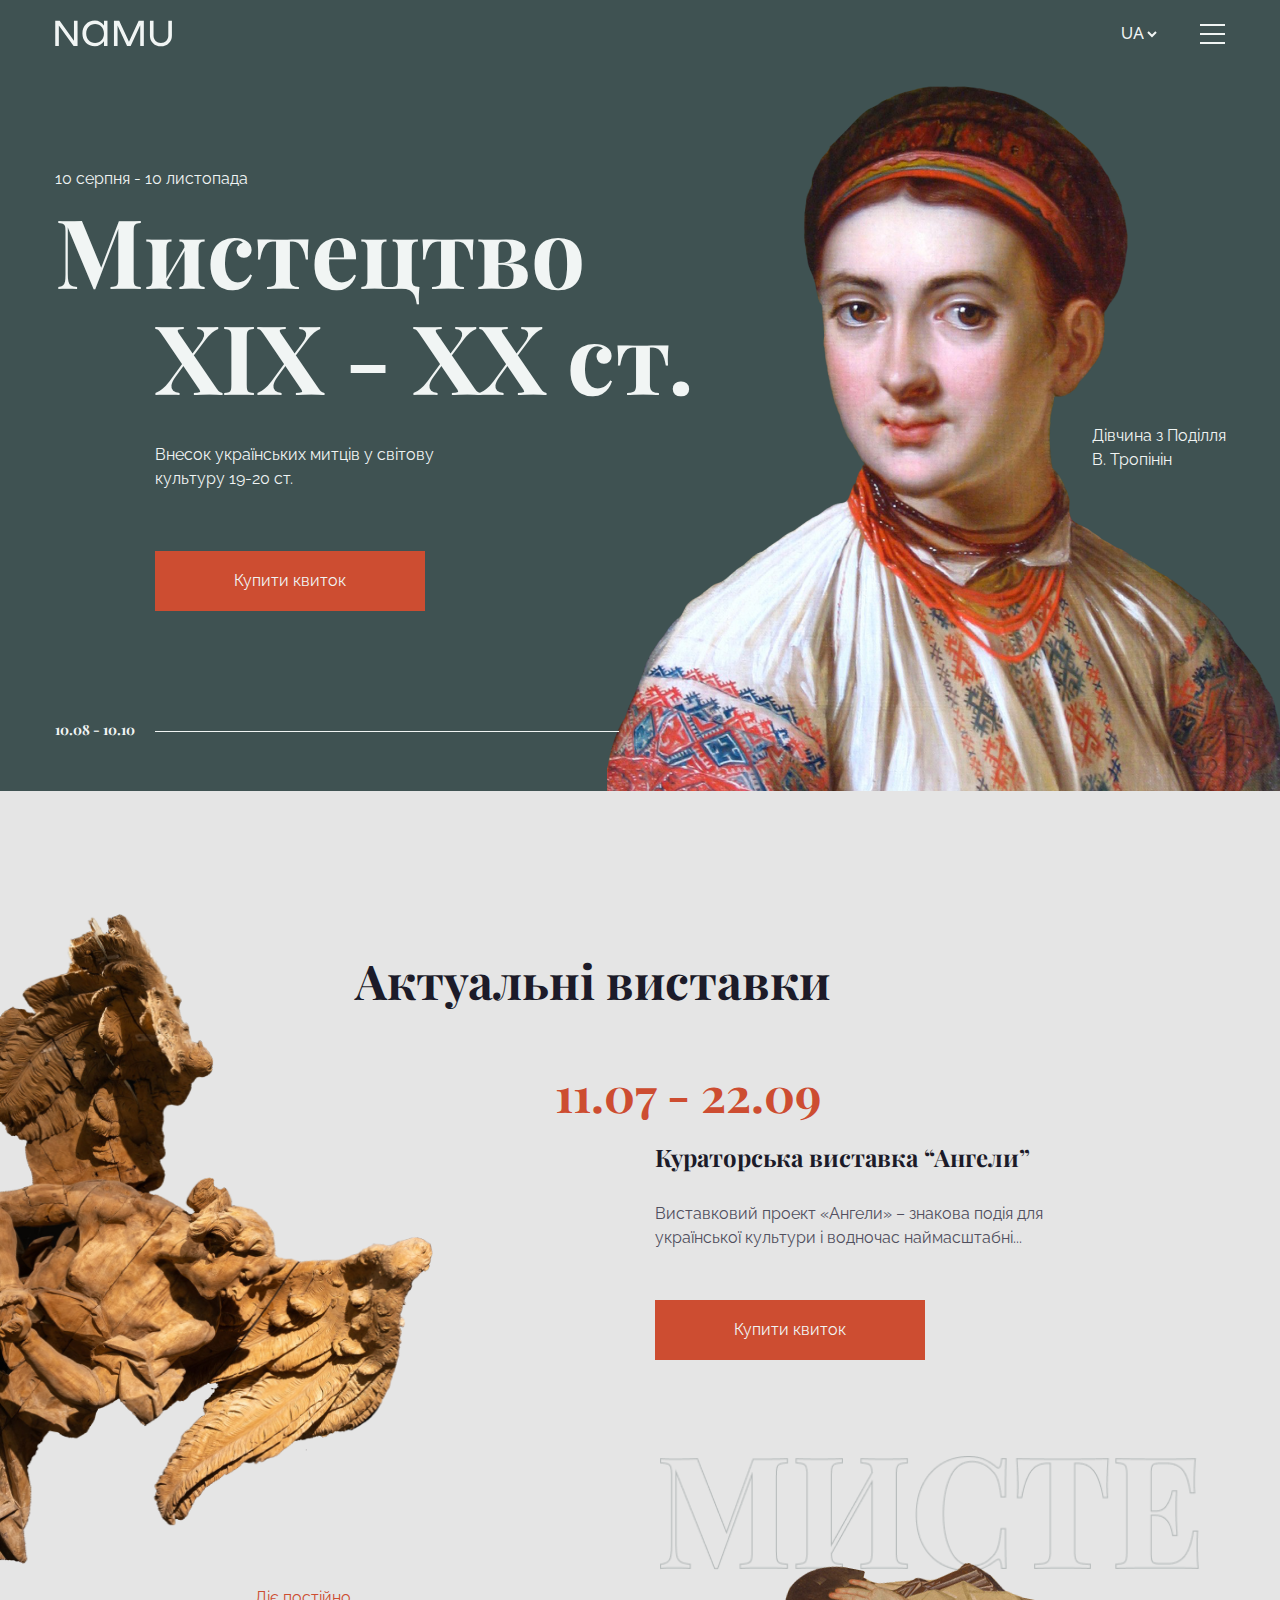
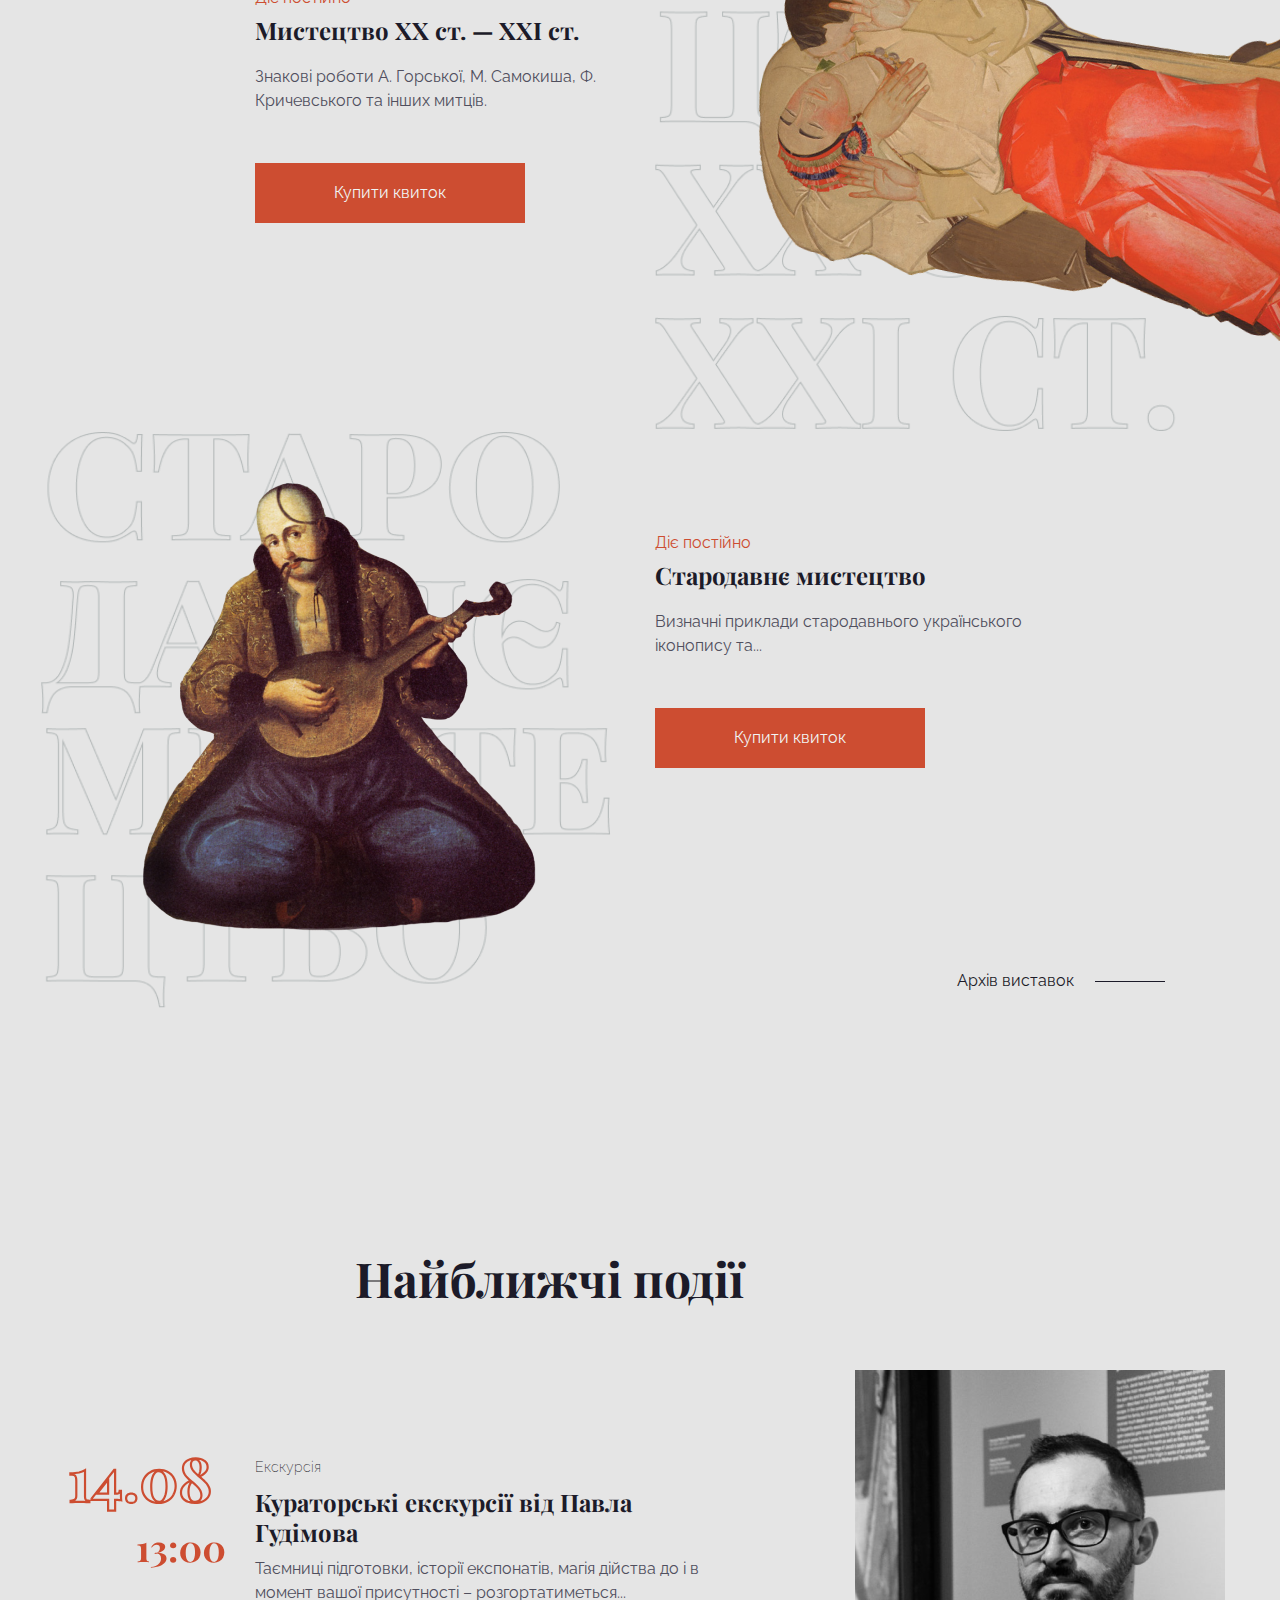
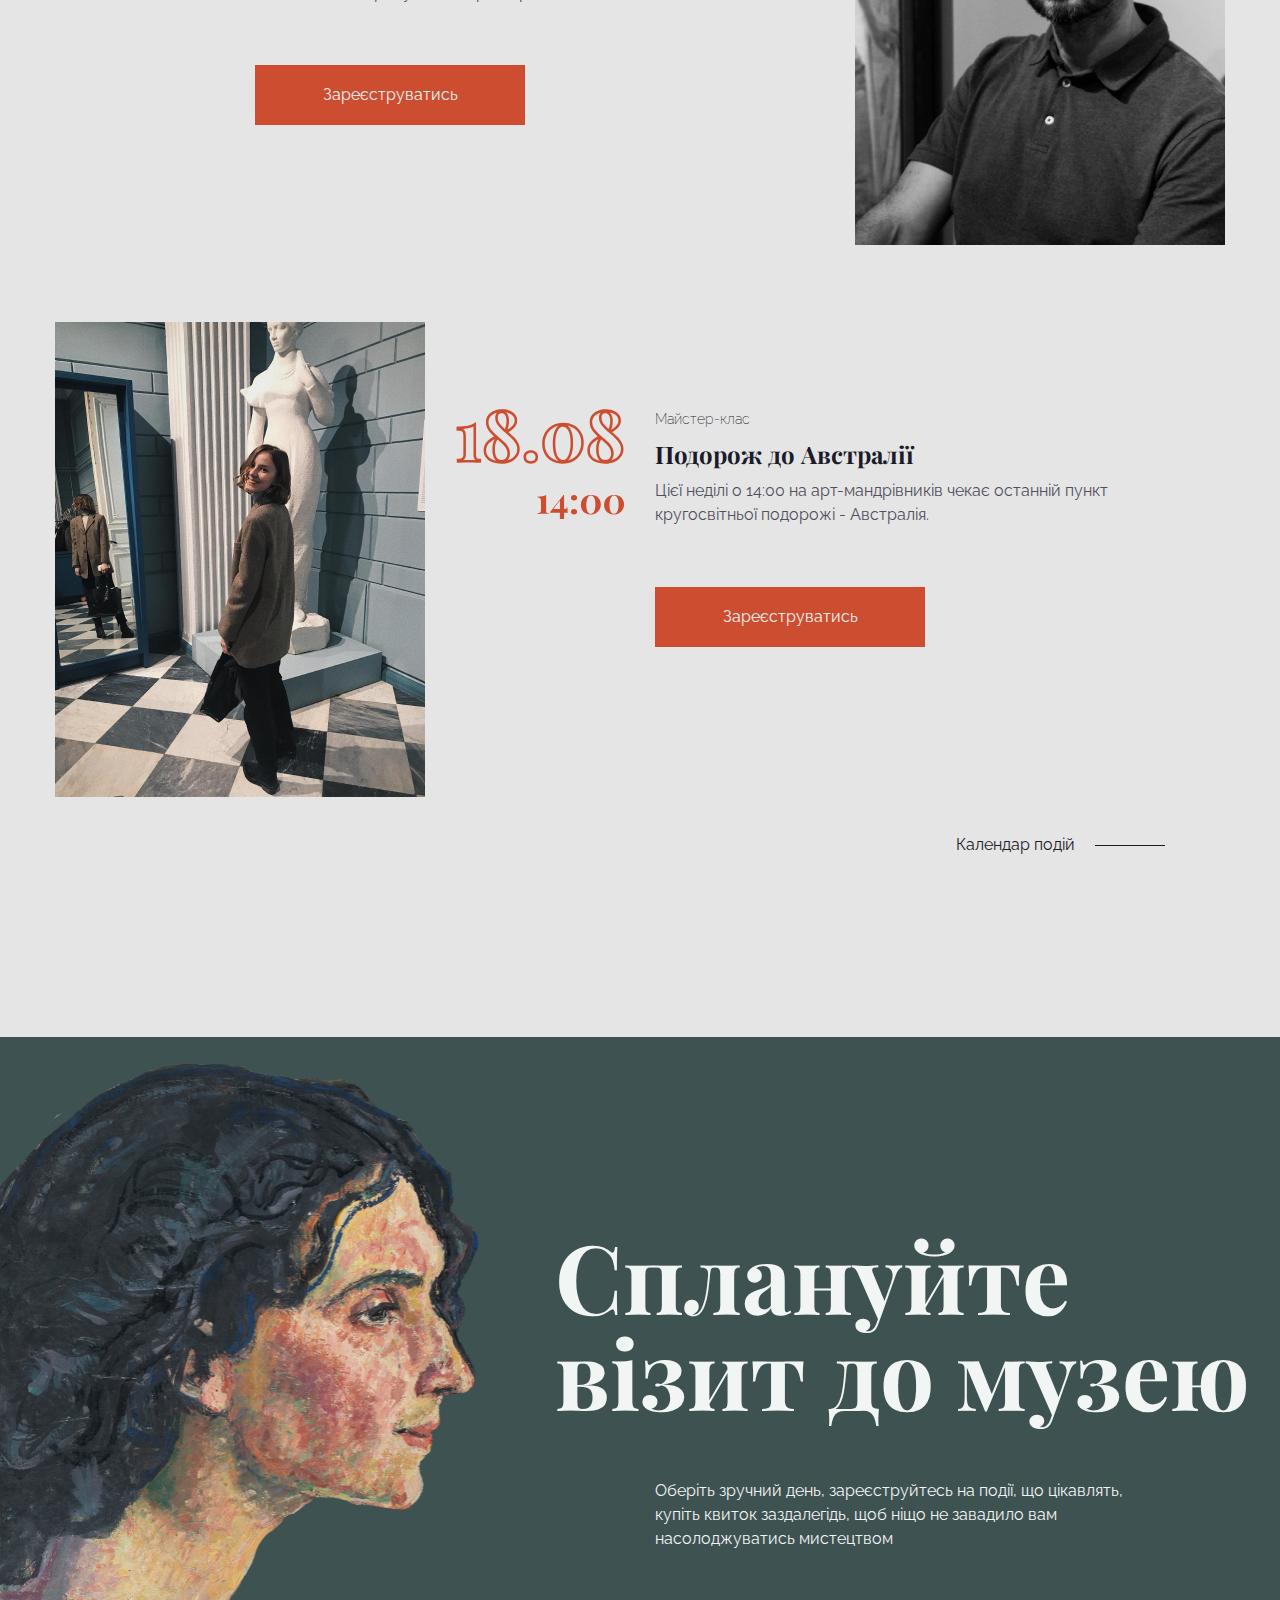
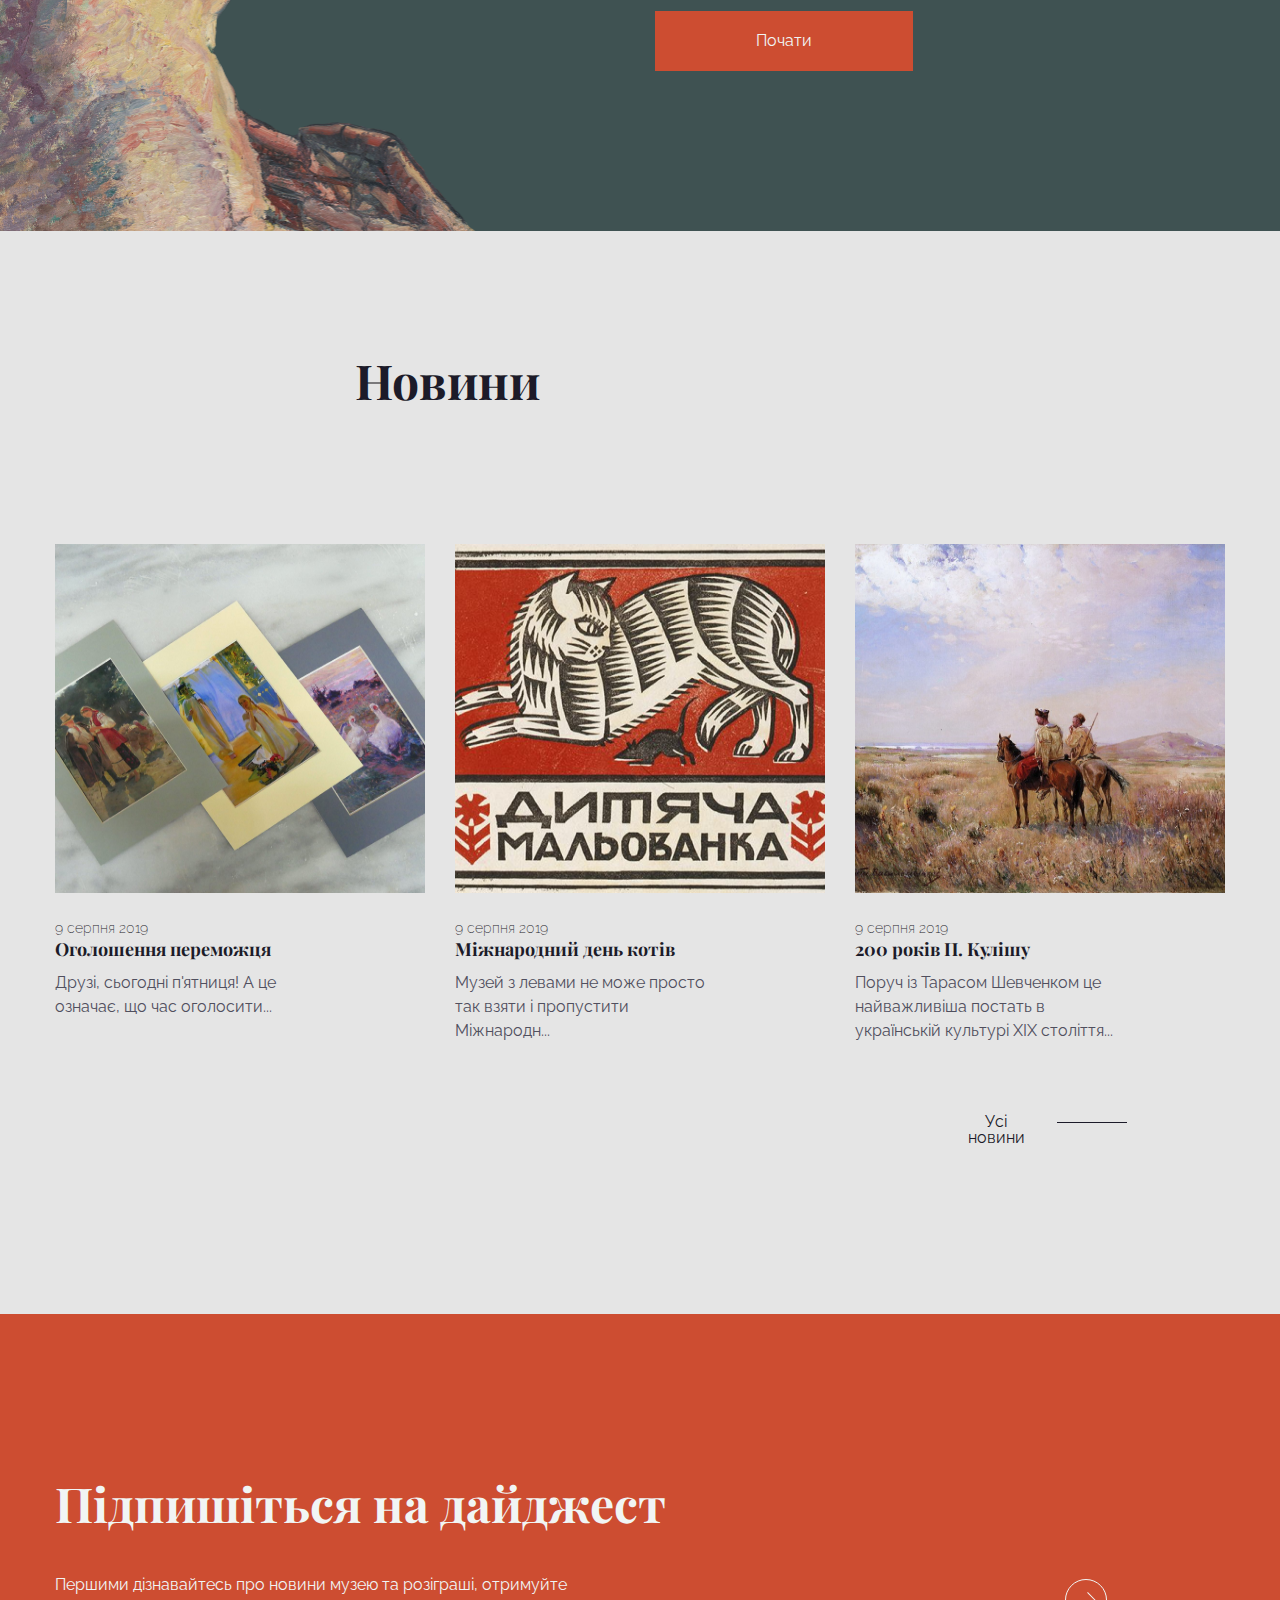
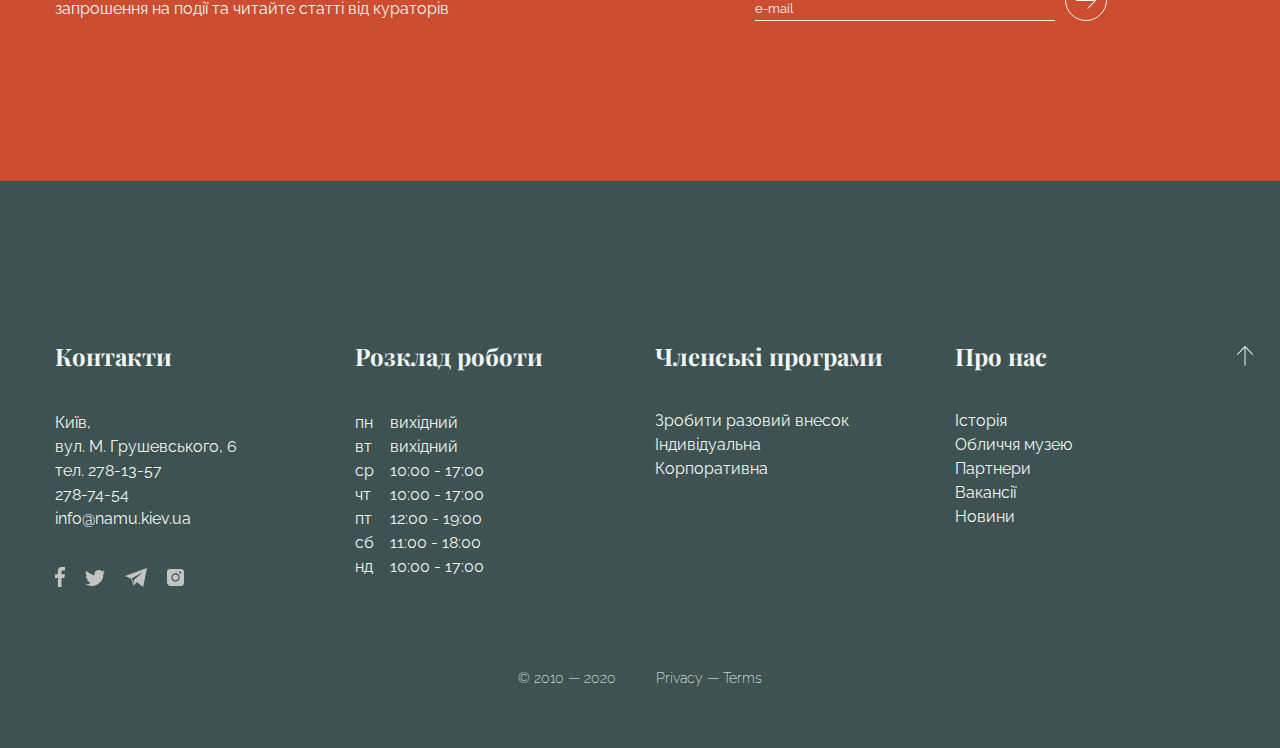
<file: index.html>
<!DOCTYPE html><html lang="en"><head><meta charset="UTF-8"><meta name="viewport" content="width=device-width, initial-scale=1.0"><title>NAMU</title><link rel="preconnect" href="https://fonts.gstatic.com"><link href="https://fonts.googleapis.com/css2?family=Playfair+Display:ital,wght@0,400;0,500;0,600;0,700;0,800;0,900;1,400;1,500;1,600;1,700;1,800;1,900&family=Raleway:ital,wght@0,200;0,300;0,400;0,500;0,600;0,700;0,800;0,900;1,200;1,300;1,400;1,500;1,600;1,700;1,800;1,900&display=swap" rel="stylesheet"><link rel="stylesheet" href="main.63e3b0c0.css"><link rel="shortcut icon" href="namu-logo.cd3a2088.svg" type="image/x-icon"><script type="text/javascript" src="main.53204c43.js" defer>
    </script></head><body class="page"> <header class="header page__header"> <div class="header__content"> <div class="header__top"> <img class="header__logo" src="namu-logo.cd3a2088.svg" alt="namu-logo"> <div class="header__language-menu-box"> <select class="header__language" name="language"> <option value="ua">ua</option> <option value="en">en</option> <option value="ru">ru</option> </select> <div class="header__menu-toggle" id="toggler"> </div> </div> </div> <p class="header__date"> 10 серпня - 10 листопада </p> <h1 class="header__heading"> Мистецтво <span class="header__heading-hidden"> ХІХ - ХХ ст. </span> </h1> <span class="header__heading-second-line"> ХІХ - ХХ ст. </span> <p class="header__heading-description"> Внесок українських митців у світову культуру 19-20 ст. </p> <a class="header__buy-button" href=""> Купити квиток </a> <div class="header__picture-box"> <img class="header__picture" src="1200px-Girl_from_Podolye_by_V.Tropinin_(b.c6334ddc.png" alt="picture of the girl from Podolye by V.Tropinin"> <span class="header__picture-capture"> Дівчина з Поділля <br> В. Тропінін </span> </div> <span class="header__event-date"> 10.08 - 10.10 </span> </div> <nav class="nav page__nav"> <div class="nav__content"> <div class="nav__schedule-wrapper"> <span class="nav__schedule-title"> Розклад сьогодні: </span> <span class="nav__schedule-content"> 12:00 - 19:00 </span> </div> <div class="nav__address-wrapper"> <span class="nav__address-title"> Адреса: </span> <a class="nav__address-content" href="https://goo.gl/maps/ZnNoqvCoKEX7YAoA9"> Київ, вул. М. Грушевського, 6 </a> </div> <ul class="nav__list"> <li class="nav__list-item"> <a class="nav__list-link" href="#visit-us">Спланувати візит</a> </li> <li class="nav__list-item"> <a class="nav__list-link" href="#exhibits">Виставки</a> </li> <li class="nav__list-item"> <a class="nav__list-link" href="#events">Події</a> </li> </ul> <a class="nav__buy-button" href=""> Купити квиток </a> <a class="nav__membership-button" href=""> Стати членом </a> <img class="nav__picture" src="boy-picture-nav.96d659c1.png" alt="boy with a brush"> </div> </nav> </header> <main class="page__main"> <section class="exhibits page__exhibits" id="exhibits"> <article class="exhibits__first-article"> <div class="exhibits__content-wrapper"> <h2 class="exhibits__heading"> Актуальні виставки </h2> <p class="exhibits__dates"> 11.07 - 22.09 </p> <h3 class="exhibits__first-article-heading"> Кураторська виставка “Ангели” </h3> <p class="exhibits__first-article-description"> Виставковий проект «Ангели» – знакова подія для української культури і водночас наймасштабні... </p> <a class="exhibits__first-article-buy-button" href=""> Купити квиток </a> </div> </article> <article class="exhibits__second-article"> <div class="exhibits__content-wrapper"> <p class="exhibits__second-article-length"> Діє постійно </p> <h3 class="exhibits__second-article-heading"> Мистецтво ХХ ст. — XXI ст. </h3> <p class="exhibits__second-article-description"> Знакові роботи А. Горської, М. Самокиша, Ф. Кричевського та інших митців. </p> <a class="exhibits__second-article-buy-button" href=""> Купити квиток </a> </div> </article> <article class="exhibits__third-article"> <div class="exhibits__content-wrapper"> <p class="exhibits__third-article-length"> Діє постійно </p> <h3 class="exhibits__third-article-heading"> Стародавнє мистецтво </h3> <p class="exhibits__third-article-description"> Визначні приклади стародавнього українського іконопису та... </p> <a class="exhibits__third-article-buy-button" href=""> Купити квиток </a> <a class="exhibits__archive-link" href=""> Архів виставок </a> </div> </article> <img class="exhibits__first-photo" src="234_belm3506_1_large.93aae99d.png" alt="a girl with wings"> <img class="exhibits__second-photo-1" src="background-letters1.8c1f01ef.png" alt="Мистецтво ХХ ст. — XXI ст."> <img class="exhibits__second-photo-2" src="1243603241.d8481e2f.png" alt="lovers"> <img class="exhibits__third-photo-1" src="backgroun-letters2.9e2f9ddf.png" alt="Стародавнє мистецтво"> <img class="exhibits__third-photo-2" src="3354.701afdc7.png" alt="Музика"> </section> <section class="events page__events" id="events"> <article class="events__first-article"> <div class="events__content-wrapper"> <h2 class="events__heading"> Найближчі події </h2> <p class="events__date-time"> 14 серпня, 13:00 </p> <img class="events__date" src="14.08.19a5f226.svg" alt="date"> <img class="events__time" src="13_00.43705a29.svg" alt="time"> <p class="events__activity-type"> Екскурсія </p> <h3 class="events__article-heading"> Кураторські екскурсії від Павла Гудімова </h3> <p class="events__article-description"> Таємниці підготовки, історії експонатів, магія дійства до і в момент вашої присутності – розгортатиметься... </p> <img class="events__article-photo-1" src="gudimov.f3a47faa.png" alt="Павло Гудімов"> <a class="events__registration-button" href=""> Зареєструватись </a> </div> </article> <article class="events__second-article"> <div class="events__content-wrapper"> <p class="events__date-time events__date-time--elements-order"> 18 серпня, 14:00 </p> <img class="events__date events__date--elements-order" src="18.08.0d93c93b.svg" alt="date"> <img class="events__time events__time--elements-order" src="14_00.a96dd997.svg" alt="time"> <p class="events__activity-type events__activity-type--elements-order"> Майстер-клас </p> <h3 class="events__article-heading events__article-heading--elements-order"> Подорож до Австралії </h3> <p class="events__article-description events__article-description--elements-order"> Цієї неділі о 14:00 на арт-мандрівників чекає останній пункт кругосвітньої подорожі - Австралія. </p> <img class="events__article-photo-2" src="girl.5c2bc74f.png" alt="Дівчина"> <a class="events__registration-button events__registration-button--elements-order" href=""> Зареєструватись </a> <a class="events__event-calendar-link" href=""> Календар подій </a> </div> </article> </section> <section class="visit-us page__visit-us" id="visit-us"> <article class="visit-us__content"> <h2 class="visit-us__heading"> Сплануйте візит до музею </h2> <p class="visit-us__description"> Оберіть зручний день, зареєструйтесь на події, що цікавлять, купіть квиток заздалегідь, щоб ніщо не завадило вам насолоджуватись мистецтвом </p> <a class="visit-us__start-visit-button" href=""> Почати </a> <img class="visit-us__side-picture" src="side-picture.1e6dfe28.png" alt="young lady"> </article> </section> <section class="news page__news"> <div class="news__content-wrapper"> <h3 class="news__heading"> Новини </h3> <article class="news__first-article"> <img class="news__photo" src="news-pic-1.ef59a306.png" alt="three pictures for winners"> <a href="" class="news__link"> <p class="news__date"> 9 серпня 2019 </p> <h4 class="news__article-heading"> Оголошення переможця </h4> <p class="news__article-description"> Друзі, сьогодні п'ятниця! А це означає, що час оголосити... </p> </a> </article> <article class="news__second-article"> <img class="news__photo" src="news-pic-2.ec2069f6.png" alt="cat and mouse"> <a href="" class="news__link"> <p class="news__date"> 9 серпня 2019 </p> <h4 class="news__article-heading"> Міжнародний день котів </h4> <p class="news__article-description"> Музей з левами не може просто так взяти і пропустити Міжнародн... </p> </a> </article> <article class="news__third-article"> <img class="news__photo" src="news-pic-3.715cf185.png" alt="two horsemen"> <a href="" class="news__link"> <p class="news__date"> 9 серпня 2019 </p> <h4 class="news__article-heading"> 200 років П. Кулішу </h4> <p class="news__article-description"> Поруч із Тарасом Шевченком це найважливіша постать в українській культурі ХІХ століття... </p> </a> </article> <a class="news__all-news-link" href=""> Усі новини </a> </div> <div class="news__content-dots"> <img class="news__content-dots-dark" src="Ellipse-dark.361b22ed.png" alt="dark dot"> <img class="news__content-dots-light" src="Ellipse-light.69485614.png" alt="light dot"> <img class="news__content-dots-light" src="Ellipse-light.69485614.png" alt="light dot"> </div> </section> <section class="subscribe page__subscribe"> <div class="subscribe__content"> <h3 class="subscribe__heading"> Підпишіться на дайджест </h3> <p class="subscribe__description"> Першими дізнавайтесь про новини музею та розіграші, отримуйте запрошення на події та читайте статті від кураторів </p> <form class="subscribe__form" action="" method="get" id="form1"> <input class="subscribe__input" type="email" name="email" placeholder="e-mail" required> <button class="subscribe__button" type="submit" form="form1"> <img src="subscribe-button.91758307.svg" alt="subscribe-button"> </button> </form> </div> </section> </main> <footer class="footer"> <a class="footer__go-up-arrow" href="#"> <img src="go-up-arrow.2ec2c0c6.svg" alt="go-up-arrow"> </a> <div class="footer__blocks-wrapper"> <div class="footer__contacts-block"> <h4 class="footer__block-heading"> Контакти </h4> <a class="footer__address" href="https://goo.gl/maps/ZnNoqvCoKEX7YAoA9"> Київ, <br> вул. М. Грушевського, 6 </a> <br> <a class="footer__phone" href="tel:+380442781357"> тел. 278-13-57 </a> <br> <a class="footer__phone" href="tel:+380442787454"> 278-74-54 </a> <br> <a class="footer__email" href="mailto:"> info@namu.kiev.ua </a> <ul class="footer__our-media-list"> <li class="footer__our-media-item"> <a class="footer__our-media-facebook" href=""> <img src="facebook.f0740b22.svg" alt="facebook logo"> </a> </li> <li class="footer__our-media-item"> <a class="footer__our-media-twitter" href=""> <img src="twitter.fc5aea24.svg" alt="twitter logo"> </a> </li> <li class="footer__our-media-item"> <a class="footer__our-media-telegram" href=""> <img src="telegram.dbfa7765.svg" alt="telegram logo"> </a> </li> <li class="footer__our-media-item"> <a class="footer__our-media-instagram" href=""> <img src="instagram.f6fbe375.svg" alt="instagram logo"> </a> </li> </ul> </div> <div class="footer__working-hours-block"> <h4 class="footer__block-heading"> Розклад роботи </h4> <div class="footer__working-hours"> <div class="footer__content-block"> пн <br> вт <br> ср <br> чт <br> пт <br> сб <br> нд </div> <div class="footer__content-block"> вихідний <br> вихідний <br> 10:00 - 17:00 <br> 10:00 - 17:00 <br> 12:00 - 19:00 <br> 11:00 - 18:00 <br> 10:00 - 17:00 </div> </div> </div> <div class="footer__about-us-block"> <h4 class="footer__block-heading"> Про нас </h4> <div class="footer__block-content"> <ul class="footer__block-list"> <li class="footer__block-item"> <a class="footer__block-link" href=""> Історія </a> </li> <li class="footer__block-item"> <a class="footer__block-link" href=""> Обличчя музею </a> </li> <li class="footer__block-item"> <a class="footer__block-link" href=""> Партнери </a> </li> <li class="footer__block-item"> <a class="footer__block-link" href=""> Вакансії </a> </li> <li class="footer__block-item"> <a class="footer__block-link" href=""> Новини </a> </li> </ul> </div> </div> <div class="footer__member-programs-block"> <h4 class="footer__block-heading"> Членські програми </h4> <div class="footer__block-content"> <ul class="footer__block-list"> <li class="footer__block-item"> <a class="footer__block-link" href=""> Зробити разовий внесок </a> </li> <li class="footer__block-item"> <a class="footer__block-link" href=""> Індивідуальна </a> </li> <li class="footer__block-item"> <a class="footer__block-link" href=""> Корпоративна </a> </li> </ul> </div> </div> </div> <div class="footer__copyright-wrapper"> <p class="footer__copyright"> © 2010 — 2020 </p> <p class="footer__copyright"> Privacy — Terms </p> </div> </footer> </body></html>
</file>
<file: main.63e3b0c0.css>
.events__registration-button:hover,.exhibits__first-article-buy-button:hover,.exhibits__second-article-buy-button:hover,.exhibits__third-article-buy-button:hover,.header__buy-button:hover,.nav__buy-button:hover,.visit-us__start-visit-button:hover{transform:scaleX(.95);background:#be4023}.events__registration-button:active,.exhibits__first-article-buy-button:active,.exhibits__second-article-buy-button:active,.exhibits__third-article-buy-button:active,.header__buy-button:active,.nav__buy-button:active,.visit-us__start-visit-button:active{transform:scaleX(1.05);background:#cd4d31}*{box-sizing:border-box;margin:0;padding:0}html{font-family:Playfair Display,Raleway,sans-serif;font-style:normal;font-weight:400;scroll-behavior:smooth}body{background-color:#e5e5e5}.page__header{margin-bottom:60px}@media (min-width:768px){.page__header{margin-bottom:115px}}@media (min-width:1280px){.page__header{margin-bottom:160px}}.page__nav{transform:translateX(-100%);position:absolute;top:0;left:0;right:0;bottom:0;transition:transform .3s ease}.page__nav--active{transform:translateX(0)}.page__main{position:relative}.page__exhibits{margin:0 auto 112px}@media (min-width:768px){.page__exhibits{margin:0 auto 127px}}@media (min-width:1280px){.page__exhibits{margin:0 auto 260px}}.page__events{margin:0 auto 91px}@media (min-width:768px){.page__events{margin:0 auto 131px}}@media (min-width:1280px){.page__events{margin:0 auto 184px}}.page__visit-us{margin-bottom:80px}@media (min-width:768px){.page__visit-us{margin-bottom:115px}}@media (min-width:1280px){.page__visit-us{margin-bottom:120px}}.page__news{margin:0 auto 91px}@media (min-width:768px){.page__news{margin-bottom:131px}}@media (min-width:1280px){.page__news{margin-bottom:184px}}.header{position:relative;background:#3f5252;overflow:hidden}.header__content{position:relative;max-width:1280px;padding:20px 20px 0;margin:0 auto;display:grid;column-gap:20px;grid-template-columns:repeat(2,1fr)}@media (min-width:768px){.header__content{padding:20px 100px 0;column-gap:30px;grid-template-columns:repeat(6,1fr)}}@media (min-width:1280px){.header__content{padding:20px 55px 0;grid-template-columns:repeat(12,1fr)}}.header__top{display:flex;justify-content:space-between;align-items:center;margin-bottom:100px;grid-area:1/1/2/3}@media (min-width:768px){.header__top{margin-left:-60px;margin-right:-60px;margin-bottom:120px;grid-area:1/1/2/7}}@media (min-width:1280px){.header__top{margin-left:0;margin-right:0;grid-area:1/1/2/13}}.header__logo{z-index:1}.header__language-menu-box{display:flex;align-items:center;gap:30px;z-index:1}@media (min-width:768px){.header__language-menu-box{gap:40px}}.header__language{align-self:flex-end;font-family:Raleway,Arial,sans-serif;height:24px;font-size:16px;font-weight:500;line-height:24px;background-color:transparent;border:none;outline:none;text-transform:uppercase;text-align:center;color:#f1f5f4}.header__menu-toggle{height:22px;width:25px;background-image:url(menu.1313425d.svg);background-position:50%;background-repeat:no-repeat;cursor:pointer;transition:.3s ease;z-index:1}.header__menu-toggle--active{background-image:url(close-menu.4a37e647.svg);z-index:1}.header__date{font-family:Raleway,Arial,sans-serif;line-height:24px;color:#f1f5f4;margin-bottom:20px;grid-area:2/1/3/3}@media (min-width:768px){.header__date{margin-bottom:10px;grid-area:2/1/3/4}}@media (min-width:1280px){.header__date{grid-area:2/1/3/4}}.header__heading{font-family:Playfair Display,Arial,sans-serif;font-size:48px;font-weight:700;line-height:48px;color:#f1f5f4;grid-area:3/1/4/3}@media (min-width:768px){.header__heading{font-size:72px;line-height:72px;grid-area:3/1/4/6}}@media (min-width:1280px){.header__heading{font-size:96px;line-height:96px;margin-bottom:10px;grid-area:3/1/4/7}}.header__heading-hidden{position:absolute;left:-10000px;top:auto;width:1px;height:1px;overflow:hidden}.header__heading-second-line{font-family:Playfair Display,Arial,sans-serif;font-size:48px;font-weight:700;line-height:48px;color:#f1f5f4;margin-bottom:30px;grid-area:4/1/5/3}@media (min-width:768px){.header__heading-second-line{font-size:72px;line-height:72px;padding-left:40px;margin-bottom:40px;grid-area:4/1/5/6}}@media (min-width:1280px){.header__heading-second-line{font-size:96px;line-height:96px;padding-left:0;grid-area:4/2/5/8}}.header__heading-description{font-family:Raleway,Arial,sans-serif;line-height:24px;color:#f1f5f4;padding-right:40px;margin-bottom:50px;min-height:48px;grid-area:5/1/6/3}@media (min-width:768px){.header__heading-description{padding-right:20px;margin-bottom:80px;grid-area:5/1/6/4}}@media (min-width:1280px){.header__heading-description{margin-bottom:60px;grid-area:5/2/6/6}}.header__buy-button{display:block;height:60px;width:280px;background:#cd4d31;font-family:Raleway,Arial,sans-serif;line-height:60px;padding-left:65px;text-decoration:none;color:#f1f5f4;margin-bottom:100px;grid-area:6/1/7/3;transition:.3s}@media (min-width:350px){.header__buy-button{padding-left:0;text-align:center}}@media (min-width:768px){.header__buy-button{width:270px;margin-bottom:180px;grid-area:6/1/7/4}}@media (min-width:1280px){.header__buy-button{margin-bottom:110px;grid-area:6/2/7/5}}.header__picture-box{position:absolute;right:-83px;bottom:-10px}@media (min-width:768px){.header__picture-box{right:0;bottom:0}}.header__picture{height:273px;width:245px;vertical-align:bottom}@media (min-width:768px){.header__picture{height:445px;width:399px}}@media (min-width:1280px){.header__picture{height:753px;width:673px}}.header__picture-capture{display:none;position:absolute;font-family:Raleway,Arial,sans-serif;line-height:24px;color:#f1f5f4;top:386px;right:54px}@media (min-width:1280px){.header__picture-capture{display:block}}.header__event-date{position:relative;display:none;font-family:Playfair Display,Arial,sans-serif;font-size:14px;font-weight:700;line-height:18px;color:#f1f5f4;margin-bottom:52px;grid-area:7/1/8/7}.header__event-date:after{content:"";position:absolute;top:10px;left:100px;height:1px;width:464px;background:#f1f5f4}@media (min-width:1280px){.header__event-date{display:block}}.nav{background:#3f5252}.nav__content{position:relative;max-width:1280px;padding:140px 20px 0;margin:0 auto;display:grid;column-gap:20px;grid-template-columns:repeat(2,1fr)}@media (min-width:768px){.nav__content{padding:90px 100px 0;column-gap:30px;grid-template-columns:repeat(6,1fr)}}@media (min-width:1280px){.nav__content{padding:90px 55px 0;grid-template-columns:repeat(12,1fr)}}.nav__schedule-wrapper{display:none}@media (min-width:768px){.nav__schedule-wrapper{display:flex;align-items:baseline;grid-area:1/1/2/4}}@media (min-width:1280px){.nav__schedule-wrapper{flex-direction:column;grid-area:1/1/2/3}}.nav__schedule-title{font-size:14px;font-weight:200;line-height:20px;margin-right:5px}.nav__schedule-content,.nav__schedule-title{font-family:Raleway,Arial,sans-serif;color:#f1f5f4}.nav__schedule-content{line-height:24px}.nav__address-wrapper{display:none}@media (min-width:768px){.nav__address-wrapper{display:flex;align-items:baseline;grid-area:2/1/3/5}}@media (min-width:1280px){.nav__address-wrapper{flex-direction:column;margin-bottom:80px;grid-area:1/3/2/6}}.nav__address-title{font-size:14px;font-weight:200;line-height:20px;margin-right:5px}.nav__address-content,.nav__address-title{font-family:Raleway,Arial,sans-serif;color:#f1f5f4}.nav__address-content{line-height:24px;text-decoration:none}.nav__address-content:hover{text-decoration:underline}.nav__list{position:relative;list-style:none;margin-bottom:40px;grid-area:1/1/2/3}@media (min-width:768px){.nav__list{margin-bottom:60px;grid-area:3/1/4/6}}@media (min-width:1280px){.nav__list{grid-area:2/1/3/6}}.nav__list:after{content:"";position:absolute;height:1px;width:570px;bottom:-5px;background:#c4c4c4}.nav__list-item{padding-bottom:40px}@media (min-width:768px){.nav__list-item{padding-bottom:50px}}@media (min-width:1280px){.nav__list-item{padding-bottom:60px}}.nav__list-link{font-family:Playfair Display,Arial,sans-serif;font-size:24px;font-weight:700;line-height:24px;color:#f1f5f4;text-decoration:none}@media (min-width:768px){.nav__list-link{font-size:48px;line-height:58px}}.nav__buy-button{display:block;height:60px;width:280px;background:#cd4d31;font-family:Raleway,Arial,sans-serif;line-height:60px;text-align:center;text-decoration:none;color:#f1f5f4;justify-self:center;margin-bottom:20px;grid-area:2/1/3/3;transition:.3s}@media (min-width:768px){.nav__buy-button{width:270px;margin-bottom:0;grid-area:4/1/5/4}}@media (min-width:1280px){.nav__buy-button{grid-area:3/1/4/4}}.nav__membership-button{display:block;height:60px;width:280px;background:transparent;font-family:Raleway,Arial,sans-serif;line-height:60px;text-align:center;text-decoration:none;color:#f1f5f4;border:1px solid #f1f5f4;justify-self:center;transition:.3s;grid-area:3/1/4/3}@media (min-width:768px){.nav__membership-button{width:270px;grid-area:4/4/5/7}}@media (min-width:1280px){.nav__membership-button{grid-area:3/4/4/7}}.nav__membership-button:hover{transform:scaleX(.95);background:#f1f5f4;color:#3f5252}.nav__membership-button:active{transform:scaleX(1.05);background:transparent;color:#f1f5f4}.nav__picture{position:absolute;height:801px;width:624px;right:-5px;top:0}@media (max-width:1279px){.nav__picture{display:none}}.exhibits{padding:0 20px;max-width:1280px}@media (min-width:768px){.exhibits{padding:0 100px}}@media (min-width:1280px){.exhibits{padding:0 55px}}.exhibits__first-article{margin-bottom:90px}@media (min-width:768px){.exhibits__first-article{margin-bottom:150px}}@media (min-width:1280px){.exhibits__first-article{margin-bottom:226px}}.exhibits__content-wrapper{display:grid;grid-template-columns:1fr 1fr;column-gap:20px}@media (min-width:768px){.exhibits__content-wrapper{grid-template-columns:repeat(6,1fr);column-gap:30px}}@media (min-width:1280px){.exhibits__content-wrapper{grid-template-columns:repeat(12,1fr)}}.exhibits__heading{font-family:Playfair Display,Arial,sans-serif;font-size:36px;font-weight:700;line-height:45px;color:#1c1b29;margin-bottom:60px;grid-area:1/1/2/3}@media (min-width:768px){.exhibits__heading{font-size:48px;line-height:58px;margin-bottom:55px;grid-area:1/1/2/6}}@media (min-width:1280px){.exhibits__heading{grid-area:1/4/2/11}}.exhibits__dates{font-family:Playfair Display,Arial,sans-serif;font-size:24px;font-weight:700;line-height:30px;color:#cd4d31;margin-bottom:10px;grid-area:2/1/3/3}@media (min-width:768px){.exhibits__dates{font-size:48px;line-height:58px;margin-bottom:20px;grid-area:2/2/3/5}}@media (min-width:1280px){.exhibits__dates{grid-area:2/6/3/9}}.exhibits__first-article-heading{font-family:Playfair Display,Arial,sans-serif;font-size:24px;font-weight:700;line-height:30px;color:#1c1b29;margin-bottom:30px;grid-area:3/1/4/3}@media (min-width:768px){.exhibits__first-article-heading{grid-area:3/3/4/6}}@media (min-width:1280px){.exhibits__first-article-heading{grid-area:3/7/4/12}}.exhibits__first-article-description{font-family:Raleway,Arial,sans-serif;line-height:24px;color:#504f5e;grid-area:4/1/5/2}@media (min-width:768px){.exhibits__first-article-description{grid-area:4/3/5/6}}@media (min-width:1280px){.exhibits__first-article-description{grid-area:4/7/5/12}}.exhibits__first-article-buy-button{display:none;height:60px;width:270px;background:#cd4d31;font-family:Raleway,Arial,sans-serif;line-height:60px;text-align:center;text-decoration:none;color:#f1f5f4;margin-top:50px;transition:.3s}@media (min-width:1280px){.exhibits__first-article-buy-button{display:block;grid-area:5/7/6/10}}.exhibits__second-article{margin-bottom:112px}@media (min-width:768px){.exhibits__second-article{margin-bottom:150px}}@media (min-width:1280px){.exhibits__second-article{margin-bottom:308px}}.exhibits__second-article-length{font-family:Raleway,Arial,sans-serif;line-height:24px;color:#cd4d31;margin-bottom:5px;grid-area:1/1/2/2}@media (min-width:768px){.exhibits__second-article-length{grid-area:1/1/2/3}}@media (min-width:1280px){.exhibits__second-article-length{grid-area:1/3/2/5}}.exhibits__second-article-heading{font-family:Playfair Display,Arial,sans-serif;font-size:24px;font-weight:700;line-height:30px;color:#1c1b29;margin-bottom:30px;grid-area:2/1/3/3}@media (min-width:768px){.exhibits__second-article-heading{margin-bottom:20px;grid-area:2/1/3/5}}@media (min-width:1280px){.exhibits__second-article-heading{grid-area:2/3/3/7}}.exhibits__second-article-description{font-family:Raleway,Arial,sans-serif;line-height:24px;color:#504f5e;grid-area:3/2/4/3}@media (min-width:768px){.exhibits__second-article-description{grid-area:3/1/4/4}}@media (min-width:1280px){.exhibits__second-article-description{grid-area:3/3/4/7}}.exhibits__second-article-buy-button{display:none;height:60px;width:270px;background:#cd4d31;font-family:Raleway,Arial,sans-serif;line-height:60px;text-align:center;text-decoration:none;color:#f1f5f4;margin-top:50px;grid-area:4/1/5/2;transition:.3s}@media (min-width:1280px){.exhibits__second-article-buy-button{display:block;grid-area:4/3/5/6}}.exhibits__third-article-length{font-family:Raleway,Arial,sans-serif;line-height:24px;color:#cd4d31;margin-bottom:5px;grid-area:1/1/2/2}@media (min-width:768px){.exhibits__third-article-length{grid-area:1/3/2/5}}@media (min-width:1280px){.exhibits__third-article-length{grid-area:1/7/2/9}}.exhibits__third-article-heading{font-family:Playfair Display,Arial,sans-serif;font-size:24px;font-weight:700;line-height:30px;color:#1c1b29;margin-bottom:30px;grid-area:2/1/3/3}@media (min-width:768px){.exhibits__third-article-heading{grid-area:2/3/3/6;margin-bottom:20px}}@media (min-width:1280px){.exhibits__third-article-heading{grid-area:2/7/3/11}}.exhibits__third-article-description{font-family:Raleway,Arial,sans-serif;line-height:24px;color:#504f5e;grid-area:3/1/4/2}@media (min-width:768px){.exhibits__third-article-description{grid-area:3/3/4/6}}@media (min-width:1280px){.exhibits__third-article-description{grid-area:3/7/4/11}}.exhibits__third-article-buy-button{display:none;height:60px;width:270px;background:#cd4d31;font-family:Raleway,Arial,sans-serif;line-height:60px;text-align:center;text-decoration:none;color:#f1f5f4;margin-top:50px;grid-area:4/2/5/3;transition:.3s}@media (min-width:1280px){.exhibits__third-article-buy-button{display:block;grid-area:4/7/5/10}}.exhibits__archive-link{position:relative;display:block;height:16px;width:130px;font-family:Raleway,Arial,sans-serif;color:#1c1b29;line-height:16px;text-decoration:none;text-align:center;margin-top:100px;justify-self:center;grid-area:4/1/5/3}@media (min-width:768px){.exhibits__archive-link{margin-top:142px;width:170px;grid-area:5/3/6/5}}@media (min-width:1280px){.exhibits__archive-link{margin-top:205px;width:120px;justify-self:start;grid-area:6/10/7/13}}.exhibits__archive-link:after{content:"";position:absolute;height:1px;width:130px;top:27px;left:0;background:#1c1b29}@media (min-width:768px){.exhibits__archive-link:after{width:170px}}@media (min-width:1280px){.exhibits__archive-link:after{width:70px;top:8px;left:140px}}.exhibits__first-photo{display:none;position:absolute;top:-70px;left:0;height:816px;width:544px}@media (min-width:1280px){.exhibits__first-photo{display:block}}.exhibits__second-photo-1{display:none;position:absolute;top:505px;right:57px;height:576px;width:568px}@media (min-width:1280px){.exhibits__second-photo-1{display:block}}.exhibits__second-photo-2{display:none;position:absolute;top:570px;right:0}@media (min-width:1280px){.exhibits__second-photo-2{display:block}}.exhibits__third-photo-1{display:none;position:absolute;top:1081px;left:41px;height:576px;width:570px}@media (min-width:1280px){.exhibits__third-photo-1{display:block}}.exhibits__third-photo-2{display:none;position:absolute;top:1081px;left:55px;height:499px;width:584px}@media (min-width:1280px){.exhibits__third-photo-2{display:block}}.events{padding:0 20px;max-width:1280px}@media (min-width:768px){.events{padding:0 100px}}@media (min-width:1280px){.events{padding:0 55px}}.events__first-article{margin-bottom:60px}@media (min-width:1280px){.events__first-article{margin-bottom:77px}}.events__second-article{margin-bottom:60px}.events__content-wrapper{display:grid;grid-template-columns:repeat(2,1fr);column-gap:20px}@media (min-width:768px){.events__content-wrapper{grid-template-columns:repeat(6,1fr);column-gap:30px}}@media (min-width:1280px){.events__content-wrapper{grid-template-columns:repeat(12,1fr)}}.events__heading{font-family:Playfair Display,Arial,sans-serif;font-size:36px;font-weight:700;line-height:45px;text-align:left;color:#1c1b29;margin-bottom:60px;grid-area:1/1/2/3}@media (min-width:768px){.events__heading{font-size:48px;line-height:58px;margin-bottom:55px;grid-area:1/1/2/6}}@media (min-width:1280px){.events__heading{margin-bottom:63px;grid-area:1/4/2/9}}.events__date-time{font-family:Raleway,Arial,sans-serif;line-height:24px;color:#cd4d31;grid-area:2/1/3/2}.events__date-time--elements-order{grid-area:1/1/2/2}@media (min-width:768px){.events__date-time{display:none}}.events__date{display:none;height:36px;width:86px;margin-left:-15px;grid-area:2/1/4/2}@media (min-width:768px){.events__date{display:block}}@media (min-width:1280px){.events__date{height:55px;width:170px;margin-left:0;margin-top:87px;grid-area:2/1/4/3}}@media (min-width:768px){.events__date--elements-order{grid-area:1/1/3/2}}@media (min-width:1280px){.events__date--elements-order{grid-area:1/5/3/7}}.events__time{display:none;height:24px;width:59px;margin-top:30px}@media (min-width:768px){.events__time{display:block;justify-self:end;grid-area:3/1/4/2}}@media (min-width:1280px){.events__time{height:36px;width:88px;margin-top:60px;grid-area:3/1/5/3}}@media (min-width:768px){.events__time--elements-order{grid-area:2/1/4/2}}@media (min-width:1280px){.events__time--elements-order{grid-area:2/5/4/7}}.events__activity-type{font-family:Raleway,Arial,sans-serif;font-size:14px;font-weight:200;line-height:20px;color:#1c1b29;grid-area:2/2/3/3}@media (min-width:768px){.events__activity-type{grid-area:2/2/3/4}}@media (min-width:1280px){.events__activity-type{margin-top:87px;grid-area:2/3/3/5}}.events__activity-type--elements-order{grid-area:1/2/2/3}@media (min-width:768px){.events__activity-type--elements-order{grid-area:1/2/2/4}}@media (min-width:1280px){.events__activity-type--elements-order{grid-area:1/7/2/9}}.events__article-heading{font-family:Playfair Display,Arial,sans-serif;font-size:24px;font-weight:700;line-height:30px;color:#1c1b29;margin-top:20px;grid-area:3/1/4/3}@media (min-width:768px){.events__article-heading{margin-top:10px;grid-area:3/2/4/5}}@media (min-width:1280px){.events__article-heading{grid-area:3/3/4/8}}.events__article-heading--elements-order{grid-area:2/1/3/3}@media (min-width:768px){.events__article-heading--elements-order{grid-area:2/2/3/5}}@media (min-width:1280px){.events__article-heading--elements-order{grid-area:2/7/3/11}}.events__article-description{font-family:Raleway,Arial,sans-serif;line-height:24px;color:#504f5e;margin-top:20px;grid-area:4/1/5/3}@media (min-width:768px){.events__article-description{grid-area:4/2/5/6}}@media (min-width:1280px){.events__article-description{margin-top:10px;grid-area:4/3/5/8}}.events__article-description--elements-order{grid-area:3/1/4/3}@media (min-width:768px){.events__article-description--elements-order{grid-area:3/2/4/6}}@media (min-width:1280px){.events__article-description--elements-order{grid-area:3/7/4/12}}.events__registration-button{display:block;height:60px;width:280px;background:#cd4d31;font-family:Raleway,Arial,sans-serif;line-height:60px;text-align:center;text-decoration:none;color:#f1f5f4;margin-top:40px;justify-self:center;grid-area:5/1/6/3;transition:.3s}@media (min-width:768px){.events__registration-button{max-width:270px;margin-top:30px;justify-self:start;grid-area:5/2/6/5}}@media (min-width:1280px){.events__registration-button{margin-top:60px;grid-area:5/3/6/6}}.events__registration-button--elements-order{grid-area:4/1/5/3}@media (min-width:768px){.events__registration-button--elements-order{grid-area:4/2/5/5}}@media (min-width:1280px){.events__registration-button--elements-order{grid-area:4/7/5/10}}.events__event-calendar-link{position:relative;display:block;height:16px;width:130px;font-family:Raleway,Arial,sans-serif;color:#1c1b29;line-height:16px;text-decoration:none;text-align:center;margin-top:40px;justify-self:center;grid-area:5/1/6/3}@media (min-width:768px){.events__event-calendar-link{width:170px;grid-area:5/3/6/5}}@media (min-width:1280px){.events__event-calendar-link{width:120px;justify-self:start;grid-area:6/10/7/13}}.events__event-calendar-link:after{content:"";position:absolute;height:1px;width:130px;top:27px;left:0;background:#1c1b29}@media (min-width:768px){.events__event-calendar-link:after{width:170px}}@media (min-width:1280px){.events__event-calendar-link:after{width:70px;top:8px;left:140px}}.events__article-photo-1{display:none;height:475px;width:370px;grid-area:2/9/7/13}@media (min-width:1280px){.events__article-photo-1{display:block}}.events__article-photo-2{display:none;height:475px;width:370px;grid-area:1/1/6/5}@media (min-width:1280px){.events__article-photo-2{display:block}}.visit-us{position:relative;background:#3f5252;padding:80px 20px}@media (min-width:768px){.visit-us{padding:120px 100px 170px}}@media (min-width:1280px){.visit-us{padding:190px 55px 160px}}.visit-us__content{display:grid;max-width:1280px;margin:0 auto;gap:40px 20px;grid-template-columns:repeat(2,1fr)}@media (min-width:768px){.visit-us__content{gap:60px 30px;grid-template-columns:repeat(6,1fr);grid-template-rows:144px 96px}}@media (min-width:1280px){.visit-us__content{grid-template-columns:repeat(12,1fr);grid-template-rows:1fr 72px}}.visit-us__heading{font-family:Playfair Display,Arial,sans-serif;font-size:48px;font-weight:700;line-height:48px;color:#f1f5f4;grid-area:1/1/2/3}@media (min-width:768px){.visit-us__heading{font-size:72px;line-height:72px;grid-area:1/1/2/7}}@media (min-width:1280px){.visit-us__heading{font-size:96px;line-height:96px;margin-right:-30px;grid-area:1/6/2/13}}.visit-us__description{font-family:Raleway,Arial,sans-serif;line-height:24px;color:#f1f5f4;grid-area:2/1/3/3}@media (min-width:768px){.visit-us__description{grid-area:2/3/3/7}}@media (min-width:1280px){.visit-us__description{grid-area:2/7/3/12}}.visit-us__start-visit-button{display:block;height:60px;width:280px;background:#cd4d31;font-family:Raleway,Arial,sans-serif;line-height:60px;text-align:center;text-decoration:none;color:#f1f5f4;justify-self:center;grid-area:3/1/4/3;transition:.3s}@media (min-width:768px){.visit-us__start-visit-button{width:258px;justify-self:start;grid-area:3/3/4/6}}@media (min-width:1280px){.visit-us__start-visit-button{grid-area:3/7/4/10}}.visit-us__side-picture{display:none;position:absolute;height:462px;width:334px;left:-35px;bottom:0}@media (min-width:768px){.visit-us__side-picture{display:block}}@media (min-width:1280px){.visit-us__side-picture{height:800px;width:578px;left:0}}.news{position:relative;padding:0 20px;max-width:1280px}@media (min-width:768px){.news{padding:0 100px}}@media (min-width:1280px){.news{padding:0 55px}}.news__content-wrapper{display:grid;grid-template-columns:repeat(2,1fr);column-gap:20px;justify-items:center}@media (min-width:768px){.news__content-wrapper{column-gap:30px;grid-template-columns:repeat(6,1fr)}}@media (min-width:1280px){.news__content-wrapper{margin-bottom:95px;grid-template-columns:repeat(12,1fr)}}.news__heading{font-family:Playfair Display,Arial,sans-serif;font-size:36px;font-weight:700;line-height:36px;color:#1c1b29;padding-bottom:60px;justify-self:start;grid-area:1/1/2/3}@media (min-width:768px){.news__heading{font-size:48px;line-height:58px;margin-bottom:75px;grid-area:1/1/2/6}}@media (min-width:1280px){.news__heading{grid-area:1/4/2/11}}.news__first-article{margin-bottom:90px;grid-area:2/1/3/3}@media (min-width:768px){.news__first-article{grid-area:2/1/3/4}}@media (min-width:1280px){.news__first-article{margin-bottom:95px;grid-area:2/1/3/5}}.news__second-article{display:none}@media (min-width:768px){.news__second-article{display:block;grid-area:2/4/3/7}}@media (min-width:1280px){.news__second-article{grid-area:2/5/3/9}}.news__third-article{display:none}@media (min-width:1280px){.news__third-article{display:block;grid-area:2/9/3/13}}.news__photo{height:280px;width:280px;padding-bottom:21px;transition:.3s}.news__photo:hover{transform:scale(1.05)}@media (min-width:768px){.news__photo{height:270px;width:270px}}@media (min-width:1280px){.news__photo{height:370px;width:370px}}.news__link{text-decoration:none}.news__link:hover{text-decoration:underline}.news__date{font-family:Raleway,Arial,sans-serif;font-size:14px;font-weight:200;line-height:20px;color:#1c1b29}.news__article-heading{font-family:Playfair Display,Arial,sans-serif;font-size:18px;font-weight:700;line-height:23px;color:#1c1b29;padding-bottom:10px}.news__article-description{font-family:Raleway,Arial,sans-serif;line-height:24px;color:#504f5e;width:280px}@media (min-width:768px){.news__article-description{width:270px}}.news__content-dots{position:absolute;top:503px;left:0;right:0;margin:auto;width:56px;height:10px;line-height:8px}@media (min-width:768px){.news__content-dots{display:none}}.news__content-dots-dark{width:8px;height:8px}.news__content-dots-light{width:8px;height:8px;margin-left:12px}.news__all-news-link{position:relative;display:block;height:16px;width:130px;font-family:Raleway,Arial,sans-serif;color:#1c1b29;line-height:16px;text-decoration:none;text-align:center;grid-area:3/1/4/3}@media (min-width:768px){.news__all-news-link{width:170px;grid-area:3/3/4/5}}@media (min-width:1280px){.news__all-news-link{width:82px;justify-self:start;grid-area:3/10/4/13}}.news__all-news-link:after{content:"";position:absolute;height:1px;width:130px;top:27px;left:0;background:#1c1b29}@media (min-width:768px){.news__all-news-link:after{width:170px}}@media (min-width:1280px){.news__all-news-link:after{width:70px;top:8px;left:102px}}.subscribe{background:#cd4d31}.subscribe__content{position:relative;max-width:1280px;padding:80px 20px 0;margin:0 auto;display:grid;column-gap:20px;grid-template-columns:repeat(2,1fr)}@media (min-width:768px){.subscribe__content{padding:110px 100px 0;column-gap:30px;grid-template-columns:repeat(6,1fr)}}@media (min-width:1280px){.subscribe__content{padding:160px 55px 0;grid-template-columns:repeat(12,1fr)}}.subscribe__heading{font-family:Playfair Display,Arial,sans-serif;font-size:36px;font-weight:700;line-height:36px;color:#f1f5f4;margin-bottom:40px;grid-area:1/1/2/3}@media (min-width:768px){.subscribe__heading{font-size:48px;line-height:58px;margin-bottom:30px;grid-area:1/1/2/6}}@media (min-width:1280px){.subscribe__heading{margin-bottom:41px;grid-area:1/1/2/8}}.subscribe__description{font-family:Raleway,Arial,sans-serif;line-height:24px;color:#f1f5f4;margin-bottom:62px;grid-area:2/1/3/3}@media (min-width:768px){.subscribe__description{margin-bottom:80px;grid-area:2/1/3/6}}@media (min-width:1280px){.subscribe__description{margin-bottom:160px;grid-area:2/1/3/7}}.subscribe__form{display:flex;align-items:flex-end;margin-bottom:82px;grid-area:3/1/4/3}@media (min-width:768px){.subscribe__form{margin-bottom:124px;grid-area:3/1/4/5}}@media (min-width:1280px){.subscribe__form{margin-bottom:160px;grid-area:2/8/3/12}}.subscribe__input{font-family:Raleway,Arial,sans-serif;line-height:24px;width:228px;background-color:transparent;color:#f1f5f4;cursor:pointer;border:none;border-bottom:1px solid #f1f5f4;margin-right:10px}@media (min-width:768px){.subscribe__input{width:300px}}.subscribe__input:focus{outline:none}.subscribe__input::placeholder{color:#f1f5f4}.subscribe__button{visibility:visible;height:42px;width:42px;border:none;cursor:pointer;background-color:transparent}.footer{position:relative;background:#3f5252}.footer__go-up-arrow{position:absolute;top:85px;right:27px;width:16;height:20;z-index:1}@media (min-width:768px){.footer__go-up-arrow{top:125px}}@media (min-width:1280px){.footer__go-up-arrow{top:165px}}.footer__blocks-wrapper{position:relative;max-width:1280px;padding:80px 20px 0;margin:0 auto 40px;display:grid;column-gap:20px;row-gap:60px;grid-template-columns:repeat(2,1fr)}@media (min-width:768px){.footer__blocks-wrapper{padding:120px 100px 0;column-gap:30px;row-gap:65px;margin-bottom:100px;grid-template-columns:repeat(6,1fr)}}@media (min-width:1280px){.footer__blocks-wrapper{padding:160px 55px 0;margin-bottom:77px;grid-template-columns:repeat(12,1fr)}}.footer__contacts-block{grid-area:1/1/2/3}@media (min-width:768px){.footer__contacts-block{grid-area:1/1/2/4}}@media (min-width:1280px){.footer__contacts-block{grid-area:1/1/2/4}}.footer__working-hours-block{grid-area:2/1/3/3}@media (min-width:768px){.footer__working-hours-block{grid-area:1/4/2/7}}@media (min-width:1280px){.footer__working-hours-block{grid-area:1/4/2/7}}.footer__about-us-block{grid-area:3/1/4/3}@media (min-width:768px){.footer__about-us-block{grid-area:2/1/3/4}}@media (min-width:1280px){.footer__about-us-block{grid-area:1/10/2/13}}.footer__member-programs-block{grid-area:4/1/5/3}@media (min-width:768px){.footer__member-programs-block{grid-area:2/4/3/7}}@media (min-width:1280px){.footer__member-programs-block{grid-area:1/7/2/10}}.footer__block-heading{font-family:Playfair Display,Arial,sans-serif;font-size:24px;font-weight:700;line-height:30px;padding-bottom:30px;color:#f1f5f4}@media (min-width:1280px){.footer__block-heading{padding-bottom:40px}}.footer__address{font-family:Raleway,Arial,sans-serif;line-height:24px;color:#f1f5f4;text-decoration:none}.footer__address:hover{text-decoration:underline}.footer__phone{font-family:Raleway,Arial,sans-serif;line-height:24px;color:#f1f5f4;text-decoration:none}.footer__phone:hover{text-decoration:underline}.footer__email{font-family:Raleway,Arial,sans-serif;line-height:24px;color:#f1f5f4;text-decoration:none}.footer__email:hover{text-decoration:underline}.footer__our-media-list{display:flex;align-items:center;list-style:none;margin-top:20px}@media (min-width:1280px){.footer__our-media-list{margin-top:36px}}.footer__our-media-item{margin-right:20px;transition:.3s}.footer__our-media-item:hover{transform:scale(1.2)}.footer__working-hours{display:flex;gap:16px}.footer__content-block{font-family:Raleway,Arial,sans-serif;line-height:24px;color:#f1f5f4}.footer__block-list{font-family:Raleway,Arial,sans-serif;list-style:none}.footer__block-item{margin-bottom:5px}.footer__block-item:last-child{margin-bottom:0}.footer__block-link{text-decoration:none;color:#f1f5f4}.footer__copyright-wrapper{display:flex;flex-direction:column;align-items:center;font-family:Raleway,Arial,sans-serif;font-size:14px;font-weight:200;line-height:20px;color:#f1f5f4;padding-bottom:40px}@media (min-width:768px){.footer__copyright-wrapper{flex-direction:row;justify-content:center;gap:40px}}@media (min-width:1280px){.footer__copyright-wrapper{padding-bottom:60px}}
/*# sourceMappingURL=main.63e3b0c0.css.map */
</file>
